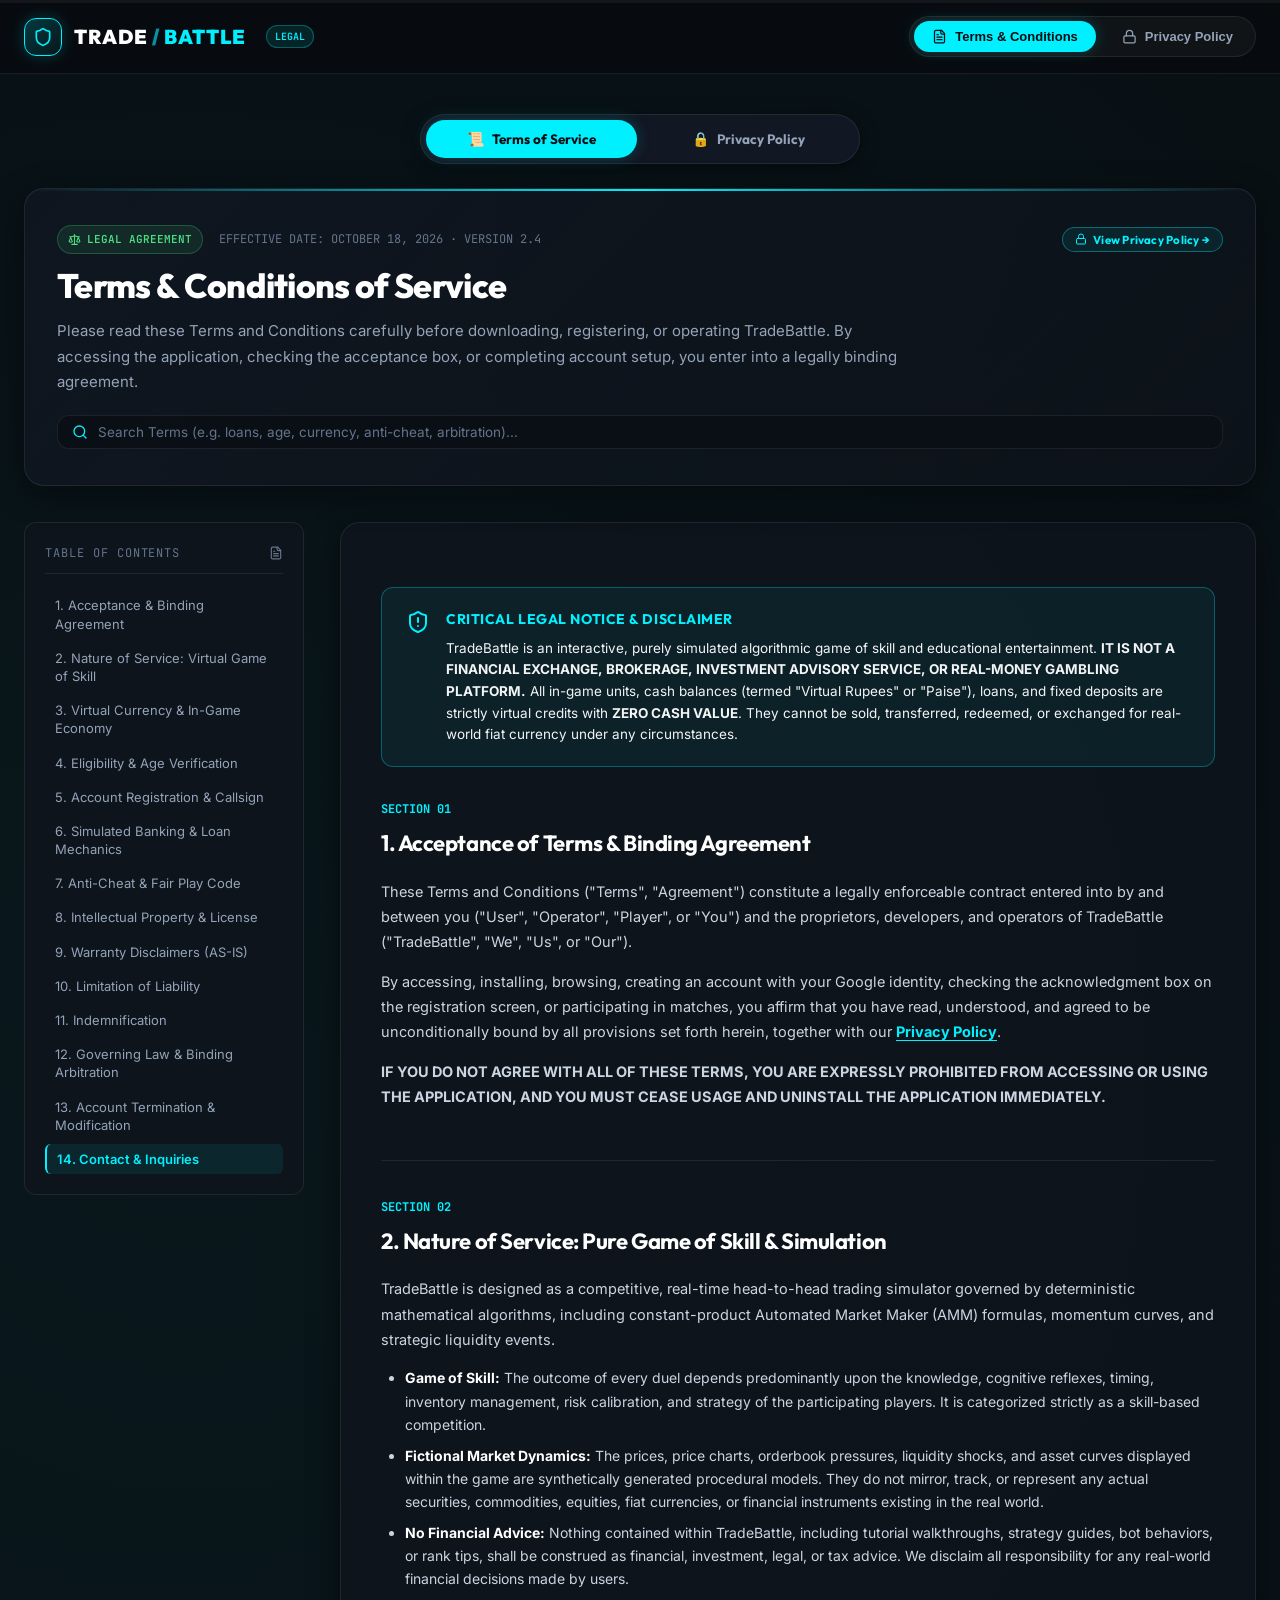
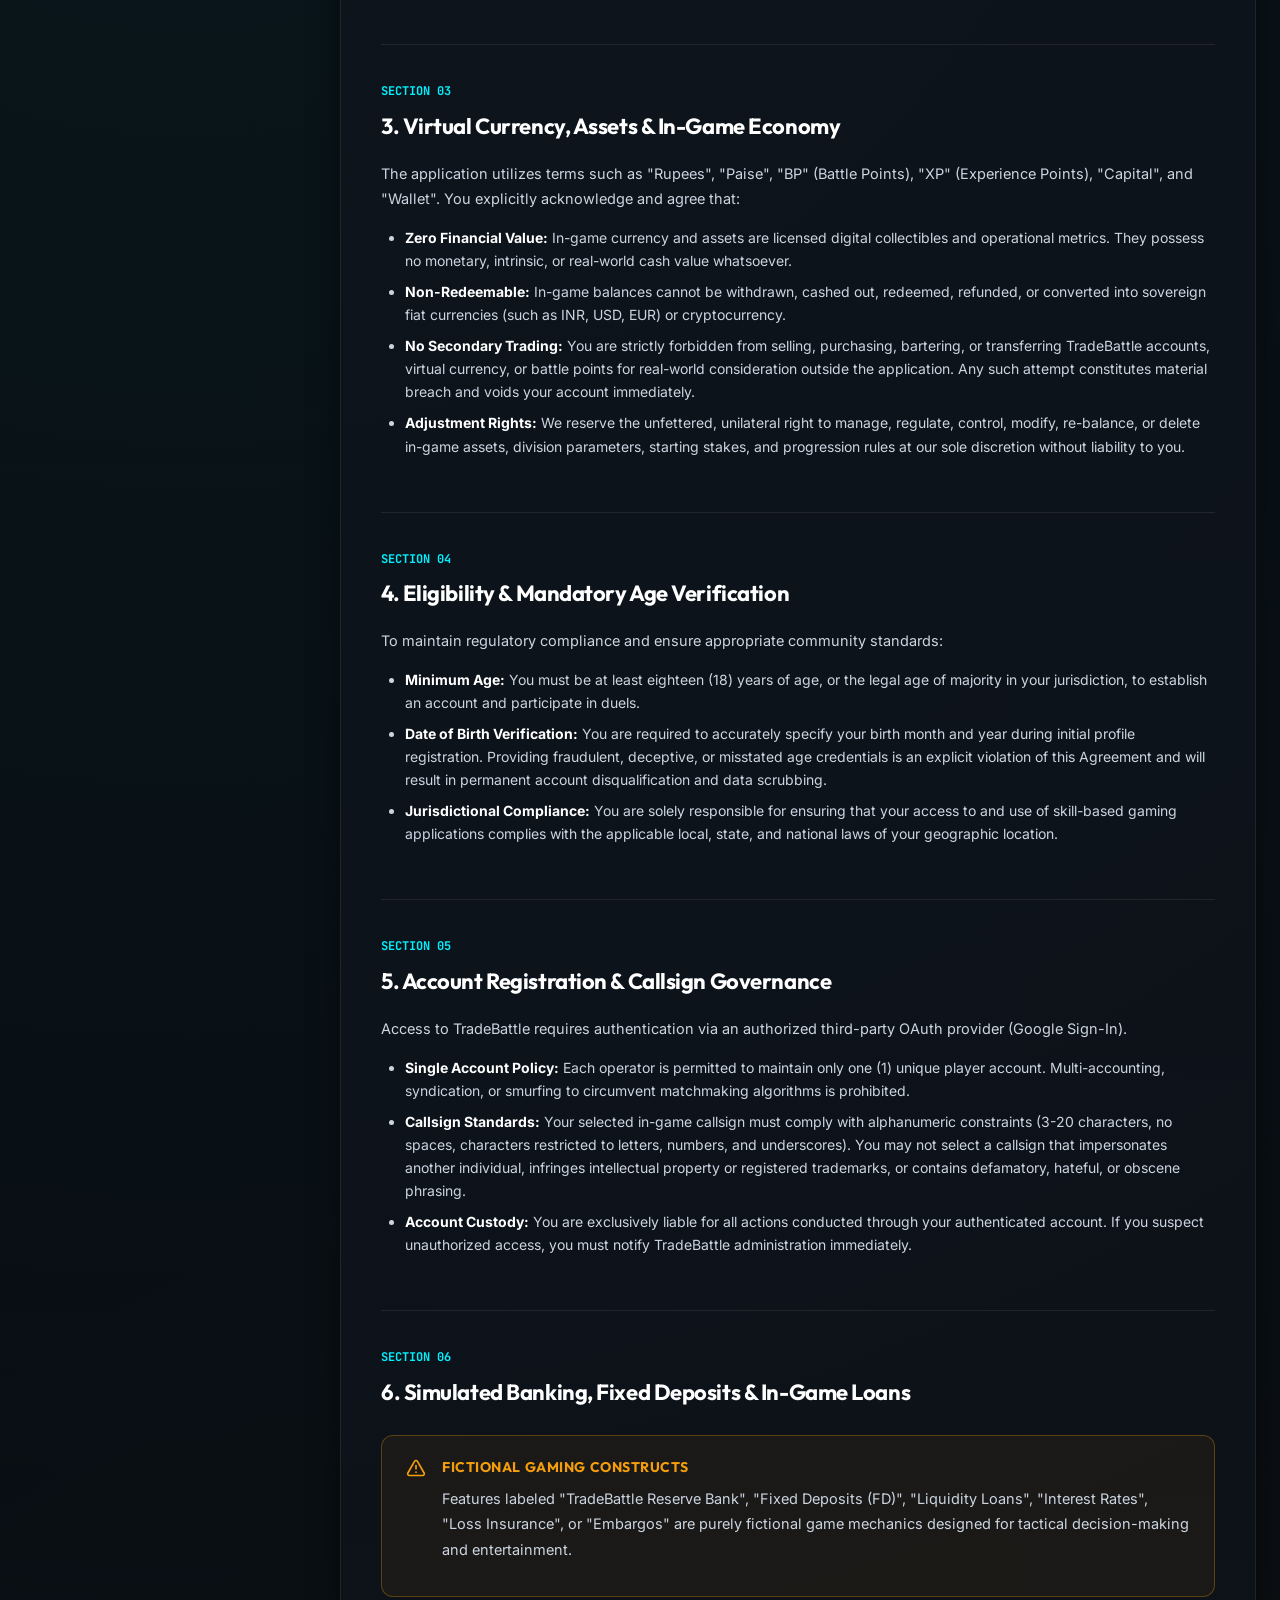
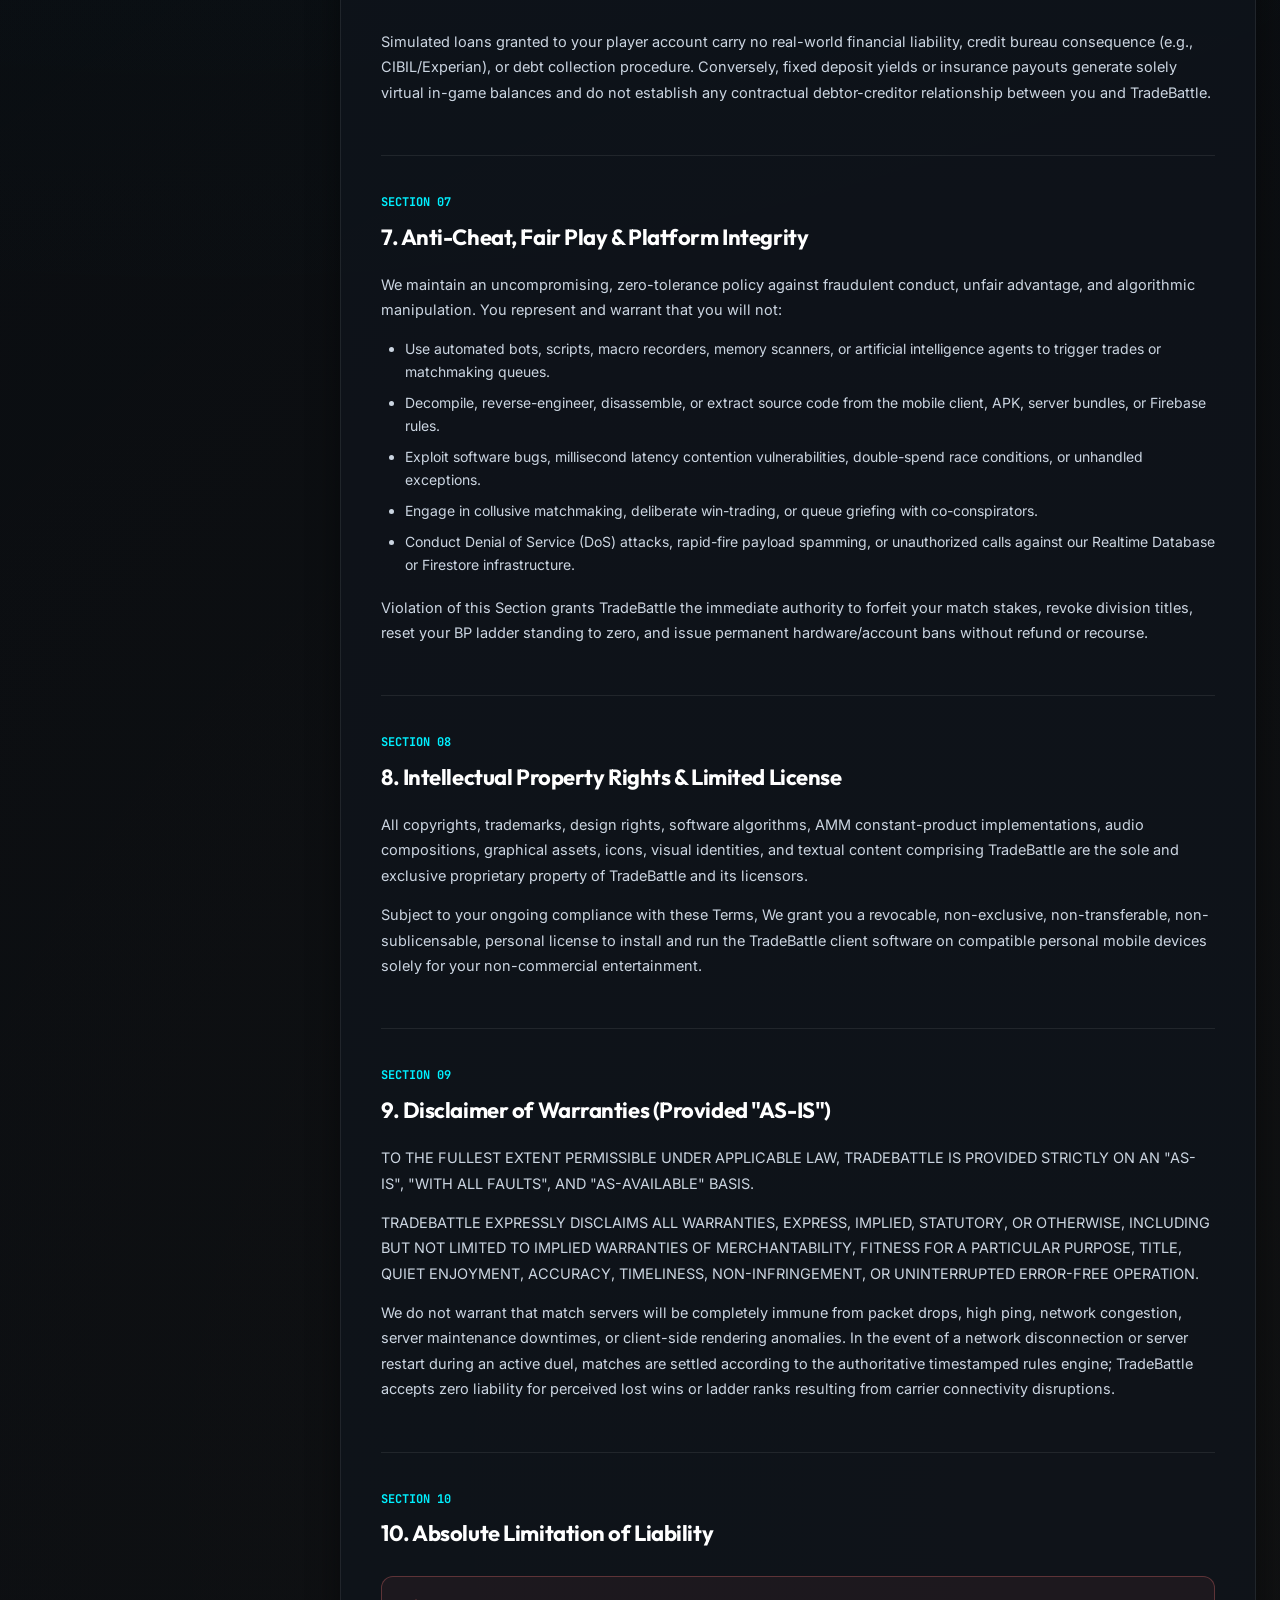
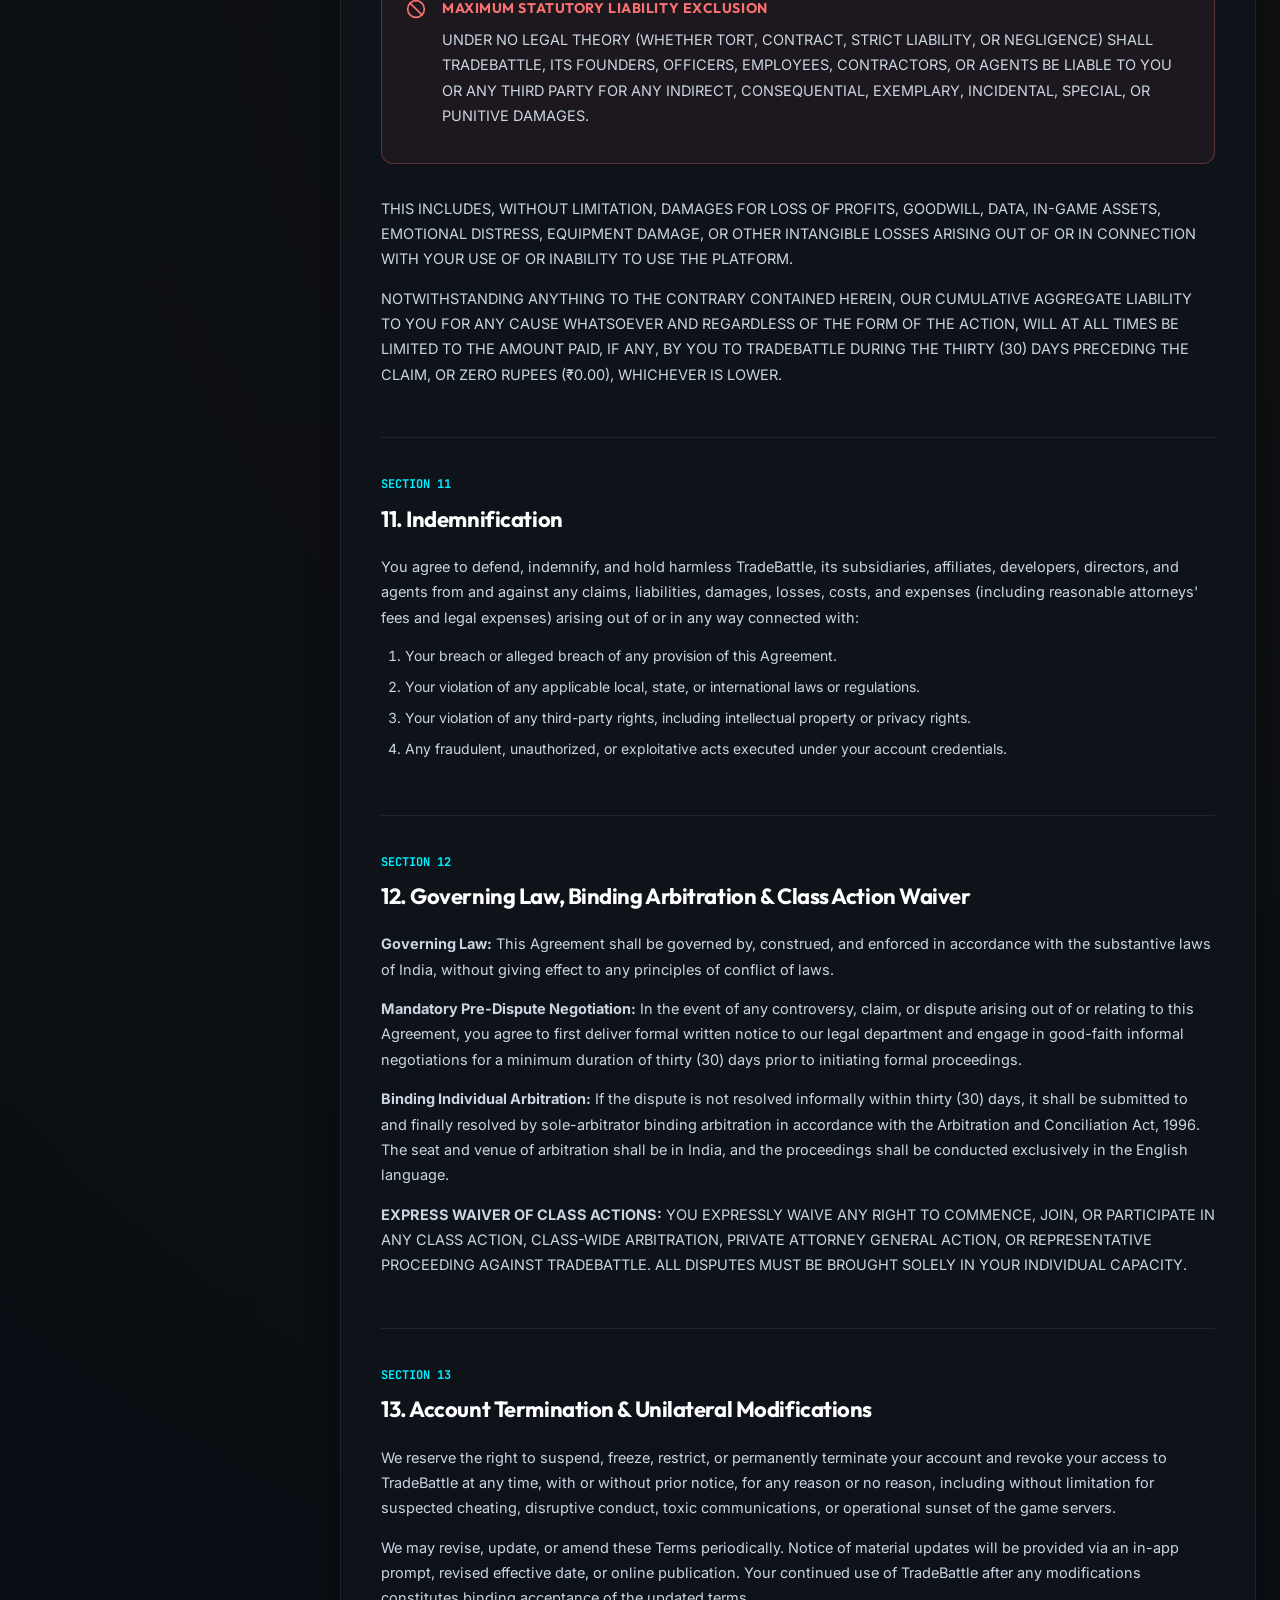
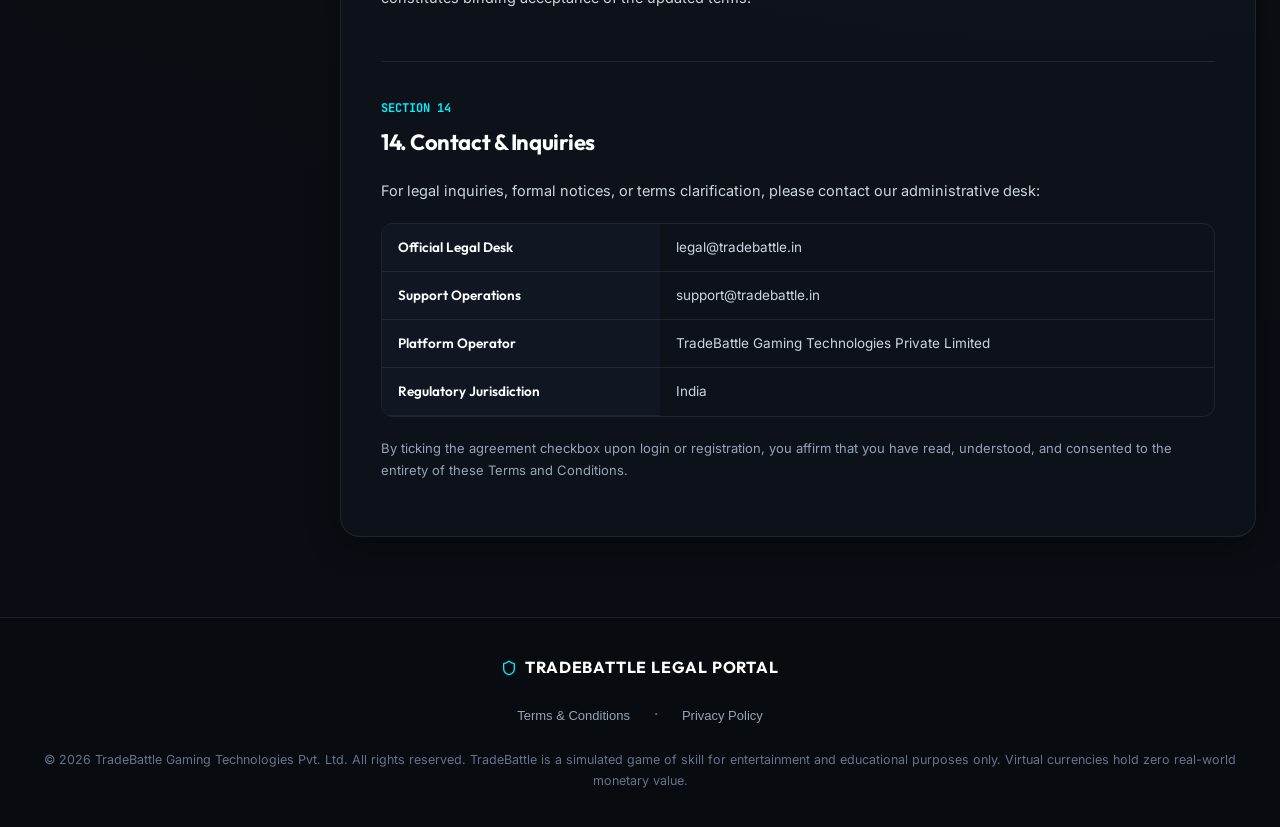
<file: index.html>
<!DOCTYPE html>
<html lang="en">
  <head>
    <meta charset="UTF-8" />
    <link rel="icon" type="image/svg+xml" href="data:image/svg+xml,<svg xmlns='http://www.w3.org/2000/svg' viewBox='0 0 24 24' fill='none' stroke='%2300F0FF' stroke-width='2'><path d='M12 2L2 7l10 5 10-5-10-5z'/><path d='M2 17l10 5 10-5'/><path d='M2 12l10 5 10-5'/></svg>" />
    <meta name="viewport" content="width=device-width, initial-scale=1.0" />
    <title>TradeBattle Legal Documentation | Terms of Service & Privacy Policy</title>
    <meta name="description" content="Official Terms and Conditions and Privacy Policy for TradeBattle, the real-time PvP simulated market trading duel game." />
    <link rel="preconnect" href="https://fonts.googleapis.com">
    <link rel="preconnect" href="https://fonts.gstatic.com" crossorigin>
    <link href="https://fonts.googleapis.com/css2?family=Inter:wght@300;400;500;600;700;800&family=JetBrains+Mono:wght@400;500;700&family=Outfit:wght@500;600;700;800;900&display=swap" rel="stylesheet">
    <script type="module" crossorigin src="./assets/index-T6ucdPXN.js"></script>
    <link rel="stylesheet" crossorigin href="./assets/index-PwB_HVNY.css">
  </head>
  <body>
    <div id="root"></div>
  </body>
</html>
</file>
<file: assets/index-PwB_HVNY.css>
:root{--bg-dark: #080B0F;--bg-card: rgba(15, 20, 28, .75);--bg-card-hover: rgba(22, 31, 44, .85);--bg-elevated: #111722;--border-subtle: rgba(255, 255, 255, .08);--border-active: rgba(0, 240, 255, .35);--primary: #00F0FF;--primary-glow: rgba(0, 240, 255, .2);--accent-gold: #F59E0B;--accent-green: #4ADE80;--accent-red: #F87171;--text-main: #F3F4F6;--text-dim: #94A3B8;--text-muted: #64748B;--font-heading: "Outfit", sans-serif;--font-body: "Inter", -apple-system, BlinkMacSystemFont, "Segoe UI", Roboto, sans-serif;--font-mono: "JetBrains Mono", monospace;--radius-sm: 6px;--radius-md: 12px;--radius-lg: 20px;--radius-full: 9999px;--shadow-card: 0 8px 32px 0 rgba(0, 0, 0, .45);--shadow-glow: 0 0 25px rgba(0, 240, 255, .15)}*{box-sizing:border-box;margin:0;padding:0}body{background-color:var(--bg-dark);color:var(--text-main);font-family:var(--font-body);line-height:1.7;-webkit-font-smoothing:antialiased;min-height:100vh;overflow-x:hidden;background-image:radial-gradient(circle at 15% 15%,rgba(0,240,255,.05) 0%,transparent 40%),radial-gradient(circle at 85% 65%,rgba(245,158,11,.03) 0%,transparent 45%),linear-gradient(to bottom,#080b0f,#0a0e14)}h1,h2,h3,h4{font-family:var(--font-heading);font-weight:700;letter-spacing:-.02em;color:#fff}code,pre{font-family:var(--font-mono)}a{color:var(--primary);text-decoration:none;transition:all .2s ease}a:hover{text-decoration:underline;text-shadow:0 0 8px var(--primary-glow)}.app-container{display:flex;flex-direction:column;min-height:100vh}.main-content{flex:1;max-width:1280px;margin:0 auto;padding:40px 24px 80px;width:100%}.app-container.is-embedded .main-content{padding:12px 12px 32px}.legal-header{position:sticky;top:0;z-index:100;backdrop-filter:blur(16px);-webkit-backdrop-filter:blur(16px);background:#080b0fd9;border-bottom:1px solid var(--border-subtle);padding:16px 24px}.header-inner{max-width:1280px;margin:0 auto;display:flex;justify-content:space-between;align-items:center}.brand-badge{display:flex;align-items:center;gap:12px;text-decoration:none}.brand-icon-wrap{width:38px;height:38px;background:linear-gradient(135deg,#00f0ff33,#00f0ff0d);border:1px solid var(--primary);border-radius:var(--radius-md);display:flex;align-items:center;justify-content:center;box-shadow:0 0 15px var(--primary-glow)}.brand-title{display:flex;align-items:center;font-family:var(--font-heading);font-size:20px;font-weight:900;letter-spacing:.05em}.brand-title .trade{color:#fff}.brand-title .divider-slash{margin:0 4px;color:var(--primary);opacity:.6}.brand-title .battle{color:var(--primary)}.brand-tag{font-family:var(--font-mono);font-size:10px;background:#00f0ff1a;color:var(--primary);border:1px solid rgba(0,240,255,.3);padding:2px 8px;border-radius:var(--radius-full);margin-left:8px;text-transform:uppercase;font-weight:600}.nav-tabs{display:flex;align-items:center;gap:8px;background:#ffffff0a;padding:4px;border-radius:var(--radius-full);border:1px solid var(--border-subtle)}.nav-tab-btn{background:transparent;border:none;color:var(--text-dim);padding:8px 18px;border-radius:var(--radius-full);font-size:13px;font-weight:600;cursor:pointer;transition:all .2s ease;display:flex;align-items:center;gap:8px}.nav-tab-btn:hover{color:#fff}.nav-tab-btn.active{background:var(--primary);color:#080b0f;box-shadow:0 0 15px var(--primary-glow)}.doc-hero{margin-bottom:36px;padding:36px 32px;background:linear-gradient(135deg,#111722cc,#0f141c99);border:1px solid var(--border-subtle);border-radius:var(--radius-lg);box-shadow:var(--shadow-card);position:relative;overflow:hidden}.doc-hero:after{content:"";position:absolute;top:0;left:0;right:0;height:2px;background:linear-gradient(90deg,transparent,var(--primary),transparent)}.hero-meta{display:flex;align-items:center;gap:16px;margin-bottom:12px;flex-wrap:wrap}.hero-badge{display:inline-flex;align-items:center;gap:6px;background:#4ade801a;color:var(--accent-green);border:1px solid rgba(74,222,128,.25);padding:4px 10px;border-radius:var(--radius-full);font-size:11px;font-family:var(--font-mono);font-weight:600}.hero-date{font-family:var(--font-mono);font-size:12px;color:var(--text-muted)}.doc-title{font-size:34px;font-weight:800;margin-bottom:12px;line-height:1.2}.doc-subtitle{font-size:15px;color:var(--text-dim);max-width:860px}.doc-grid{display:grid;grid-template-columns:280px 1fr;gap:36px;align-items:start;width:100%}.toc-sidebar{position:sticky;top:96px;background:var(--bg-card);border:1px solid var(--border-subtle);border-radius:var(--radius-md);padding:20px;max-height:calc(100vh - 120px);overflow-y:auto}@media(max-width:1024px){.doc-grid{display:block!important;width:100%!important;gap:0!important}.toc-sidebar,.desktop-only{display:none!important}}.is-embedded .doc-grid{display:block!important;width:100%!important;gap:0!important}.is-embedded .toc-sidebar,.is-embedded .desktop-only{display:none!important}.toc-header{display:flex;align-items:center;justify-content:space-between;margin-bottom:16px;padding-bottom:10px;border-bottom:1px solid var(--border-subtle)}.toc-title{font-size:12px;font-family:var(--font-mono);letter-spacing:.08em;color:var(--text-muted);text-transform:uppercase}.toc-list{list-style:none;display:flex;flex-direction:column;gap:4px}.toc-link{display:block;font-size:13px;color:var(--text-dim);padding:6px 10px;border-radius:var(--radius-sm);transition:all .2s ease;line-height:1.4}.toc-link:hover{color:#fff;background:#ffffff0a;text-decoration:none}.toc-link.active{color:var(--primary);background:#00f0ff14;border-left:2px solid var(--primary);font-weight:600}.doc-article{background:var(--bg-card);border:1px solid var(--border-subtle);border-radius:var(--radius-lg);padding:40px;box-shadow:var(--shadow-card)}@media(max-width:640px){.doc-article{padding:24px 18px}}.legal-callout{margin:24px 0 32px;padding:20px 24px;border-radius:var(--radius-md);display:flex;gap:16px;align-items:flex-start}.callout-shield{background:#00f0ff0f;border:1px solid rgba(0,240,255,.3)}.callout-warning{background:#f59e0b0f;border:1px solid rgba(245,158,11,.3)}.callout-success{background:#4ade800f;border:1px solid rgba(74,222,128,.3)}.callout-danger{background:#f871710f;border:1px solid rgba(248,113,113,.3)}.callout-icon{margin-top:2px;flex-shrink:0}.callout-content h4{font-size:14px;text-transform:uppercase;letter-spacing:.04em;margin-bottom:6px}.callout-shield h4{color:var(--primary)}.callout-warning h4{color:var(--accent-gold)}.callout-success h4{color:var(--accent-green)}.callout-danger h4{color:var(--accent-red)}.callout-content p{font-size:13.5px;color:var(--text-main);line-height:1.6}.doc-section{padding-bottom:36px;margin-bottom:36px;border-bottom:1px solid var(--border-subtle);scroll-margin-top:100px}.doc-section:last-of-type{border-bottom:none;margin-bottom:0;padding-bottom:0}.section-number{font-family:var(--font-mono);font-size:12px;font-weight:700;color:var(--primary);text-transform:uppercase;margin-bottom:6px}.section-title{font-size:22px;margin-bottom:16px;color:#fff}.doc-section p{font-size:14.5px;color:#cbd5e1;margin-bottom:14px;line-height:1.75}.doc-section ul,.doc-section ol{margin:12px 0 18px 24px;display:flex;flex-direction:column;gap:8px}.doc-section li{font-size:14px;color:#cbd5e1;line-height:1.65}.doc-section li strong{color:#fff}.legal-table-wrap{overflow-x:auto;margin:20px 0;border:1px solid var(--border-subtle);border-radius:var(--radius-md)}.legal-table{width:100%;border-collapse:collapse;font-size:13.5px;text-align:left}.legal-table th{background:var(--bg-elevated);padding:12px 16px;color:#fff;font-family:var(--font-heading);font-weight:600;border-bottom:1px solid var(--border-subtle)}.legal-table td{padding:12px 16px;border-bottom:1px solid var(--border-subtle);color:#cbd5e1}.legal-table tr:last-child td{border-bottom:none}.legal-table tr:hover td{background:#ffffff05}.legal-footer{background:#080b0ff2;border-top:1px solid var(--border-subtle);padding:36px 24px;margin-top:auto}.footer-inner{max-width:1280px;margin:0 auto;display:flex;flex-direction:column;gap:20px;align-items:center;text-align:center}.footer-copy{font-size:12.5px;color:var(--text-muted)}.footer-links{display:flex;gap:24px}.footer-links button{background:none;border:none;color:var(--text-dim);font-size:13px;cursor:pointer;transition:color .2s ease}.footer-links button:hover{color:var(--primary)}@media print{body{background:#fff!important;color:#000!important}.legal-header,.toc-sidebar,.nav-tabs,.legal-footer,.doc-switcher-container,.doc-search-box,.back-to-top-btn{display:none!important}.doc-grid{display:block!important}.doc-article{border:none!important;box-shadow:none!important;padding:0!important}.doc-title,.section-title{color:#000!important}p,li,td{color:#222!important}}.reading-progress-track{position:fixed;top:0;left:0;right:0;height:3px;background:#ffffff0d;z-index:9999}.reading-progress-bar{height:100%;background:linear-gradient(90deg,#00f0ff,#00ff9d);box-shadow:0 0 10px #00f0ffb3;transition:width .1s ease-out}.doc-switcher-container{display:flex;justify-content:center;margin-bottom:24px}.doc-switcher{display:inline-flex;align-items:center;background:#121924f2;padding:5px;border-radius:var(--radius-full);border:1px solid var(--border-subtle);box-shadow:0 4px 20px #0006;gap:6px;width:100%;max-width:440px}.doc-switcher-btn{flex:1;display:flex;align-items:center;justify-content:center;gap:8px;background:transparent;border:none;color:var(--text-dim);font-family:var(--font-heading);font-size:13.5px;font-weight:700;padding:10px 18px;border-radius:var(--radius-full);cursor:pointer;transition:all .25s cubic-bezier(.16,1,.3,1);white-space:nowrap}.doc-switcher-btn .switcher-icon{font-size:14px}.doc-switcher-btn:hover{color:#fff;background:#ffffff0d}.doc-switcher-btn.active{background:var(--primary);color:#080b0f;box-shadow:0 0 16px var(--primary-glow)}.doc-search-box{display:flex;align-items:center;background:#0a0e14cc;border:1px solid var(--border-subtle);border-radius:var(--radius-md);padding:8px 14px;margin-top:20px;gap:10px;transition:border-color .2s ease,box-shadow .2s ease}.doc-search-box:focus-within{border-color:var(--primary);box-shadow:0 0 14px #00f0ff33}.search-icon{flex-shrink:0}.doc-search-input{flex:1;background:transparent;border:none;outline:none;color:#fff;font-size:13.5px;font-family:var(--font-body)}.doc-search-input::placeholder{color:var(--text-muted)}.search-clear-btn{background:#ffffff1a;border:none;color:var(--text-dim);width:20px;height:20px;border-radius:50%;font-size:10px;cursor:pointer;display:flex;align-items:center;justify-content:center;transition:all .2s ease}.search-clear-btn:hover{background:#fff3;color:#fff}.search-results-chips{display:flex;align-items:center;gap:8px;flex-wrap:wrap;margin-top:12px}.results-label{font-size:11px;font-family:var(--font-mono);color:var(--primary);font-weight:700;text-transform:uppercase}.search-chip{background:#00f0ff14;border:1px solid rgba(0,240,255,.25);color:#fff;font-size:11.5px;padding:4px 10px;border-radius:var(--radius-full);cursor:pointer;transition:all .2s ease}.search-chip:hover{background:var(--primary);color:#080b0f;border-color:var(--primary);box-shadow:0 0 10px var(--primary-glow)}.no-matches{font-size:12px;color:var(--text-muted);font-style:italic}.section-highlight{animation:pulse-glow 1.8s ease-out}@keyframes pulse-glow{0%{outline:2px solid var(--primary);box-shadow:0 0 25px #00f0ff80;background:#00f0ff14}to{outline:2px solid transparent;box-shadow:none;background:transparent}}.back-to-top-btn{position:fixed;bottom:24px;right:24px;z-index:999;background:#121924f2;border:1px solid var(--primary);color:var(--primary);padding:8px 12px;border-radius:var(--radius-full);display:flex;flex-direction:column;align-items:center;justify-content:center;cursor:pointer;box-shadow:0 4px 16px #0009,0 0 12px #00f0ff33;transition:all .25s ease;line-height:1;gap:3px}.back-to-top-btn:hover{background:var(--primary);color:#080b0f;box-shadow:0 0 20px var(--primary-glow);transform:translateY(-2px)}.back-to-top-text{font-size:9px;font-family:var(--font-mono);font-weight:700}.app-container.is-embedded{background:transparent!important}.app-container.is-embedded .main-content{padding:6px 4px 24px!important}.app-container.is-embedded .doc-hero{padding:16px 14px!important;margin-bottom:14px!important;border-radius:var(--radius-md)!important}.app-container.is-embedded .doc-title{font-size:20px!important;margin-bottom:8px!important}.app-container.is-embedded .doc-subtitle{font-size:13px!important;line-height:1.5!important}.app-container.is-embedded .doc-article{padding:14px 10px!important;border:none!important;background:transparent!important;box-shadow:none!important}.app-container.is-embedded .doc-section{padding-bottom:24px!important;margin-bottom:24px!important}.app-container.is-embedded .section-title{font-size:17px!important;margin-bottom:10px!important}.app-container.is-embedded .doc-section p{font-size:13.5px!important;line-height:1.65!important}.app-container.is-embedded .back-to-top-btn{bottom:16px;right:16px}@media(max-width:640px){.doc-hero{padding:20px 16px;margin-bottom:20px}.doc-title{font-size:22px}.doc-subtitle{font-size:13px}.doc-article{padding:20px 14px}.section-title{font-size:17px}.doc-section p{font-size:13.5px;line-height:1.65}.doc-switcher-btn{font-size:12px;padding:8px 12px}}.switch-doc-link-btn{display:inline-flex;align-items:center;gap:6px;background:#00f0ff14;border:1px solid rgba(0,240,255,.35);color:var(--primary);padding:4px 12px;border-radius:var(--radius-full);font-size:11.5px;font-family:var(--font-heading);font-weight:700;letter-spacing:.02em;cursor:pointer;transition:all .2s ease;margin-left:auto}.switch-doc-link-btn:hover{background:var(--primary);color:#080b0f;box-shadow:0 0 12px var(--primary-glow);transform:translateY(-1px)}.switch-doc-link-btn:hover svg{color:#080b0f!important}.inline-legal-link{display:inline;background:none;border:none;padding:0;margin:0;color:var(--primary);font-size:inherit;font-family:inherit;font-weight:700;text-decoration:underline;text-underline-offset:3px;cursor:pointer;transition:all .2s ease}.inline-legal-link:hover{color:#fff;text-shadow:0 0 8px var(--primary-glow)}
</file>
